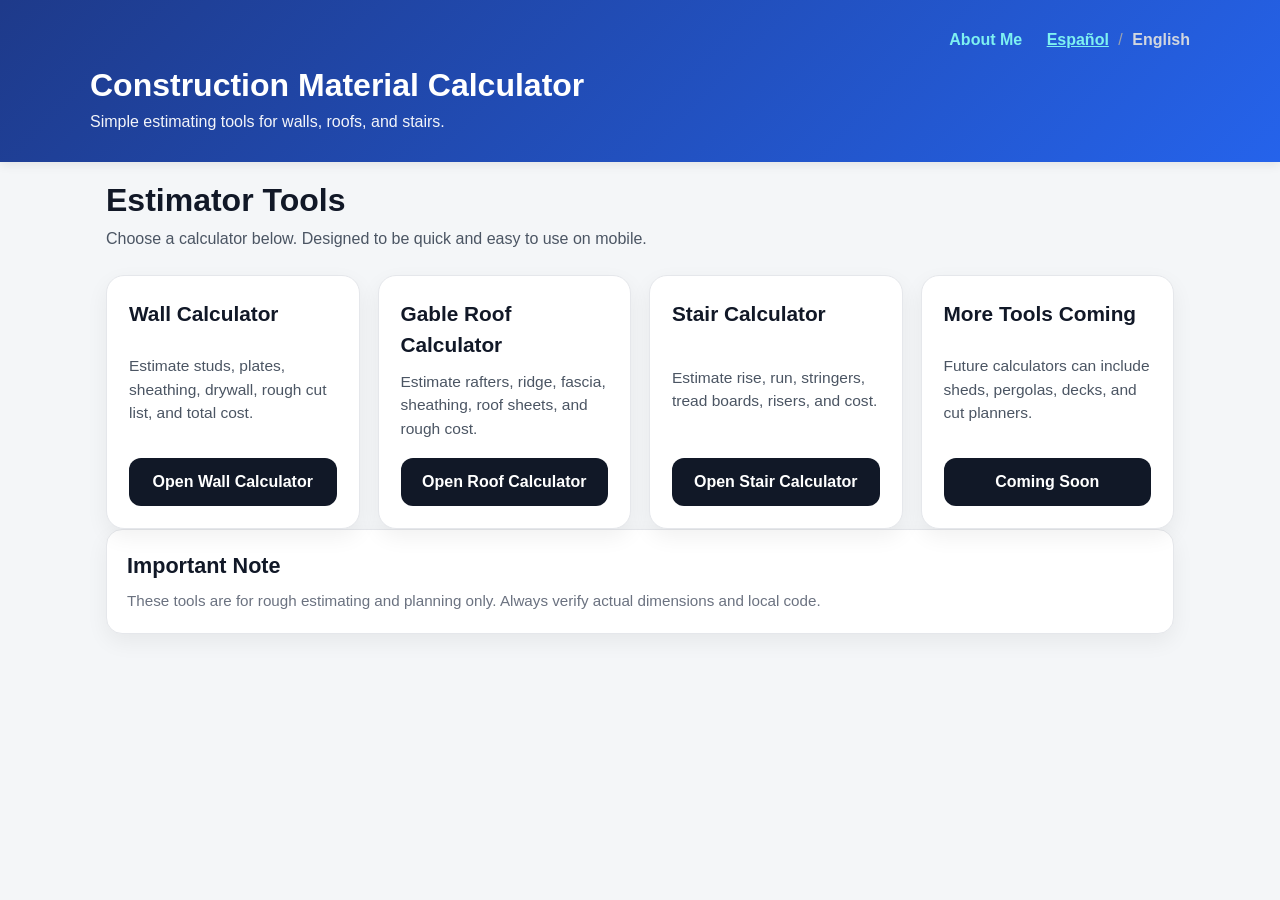
<file: index.html>
<!DOCTYPE html>
<html lang="es">
<head>
  <meta charset="UTF-8" />
  <meta name="viewport" content="width=device-width, initial-scale=1.0" />
  <title id="txt-site-title">Construction Material Calculator</title>
  <link rel="stylesheet" href="style.css" />
  <style>
    /* Estilos para el selector de idioma */
    .lang-switch { text-align: right; margin-bottom: 15px; font-family: Arial, sans-serif; }
    .lang-link { cursor: pointer; color: #7ef1f1; text-decoration: underline; font-weight: bold; }
    .lang-link.active { color: #d2d7df; text-decoration: none; cursor: default; }
    .separator { margin: 0 5px; color: #9ca3af; }
    .no-print { display: block; }
  </style>
</head>
<body>
  <header class="site-header">
    <div class="site-header-inner">
      <div class="lang-switch no-print">
        <a href="about.html" id="btn-about" style="margin-right: 20px; color: #7ef1f1; text-decoration: none; font-weight: bold;">About / Sobre mí</a>
        <span id="btn-es" class="lang-link active" onclick="changeLang('es')">Español</span>
        <span class="separator">/</span>
        <span id="btn-en" class="lang-link" onclick="changeLang('en')">English</span>
      </div>
      <h1 id="header-title">Construction Material Calculator</h1>
      <p id="header-desc">Simple estimating tools for walls, roofs, and stairs.</p>
    </div>
  </header>

  <main class="container">
    <h1 class="page-title" id="txt-main-title">Estimator Tools</h1>
    <p class="page-subtitle" id="txt-main-subtitle">
      Choose a calculator below. Designed to be quick and easy to use on mobile.
    </p>

    <section class="tool-grid">
      <div class="tool-card">
        <h3 id="txt-wall-title">Wall Calculator</h3>
        <p id="txt-wall-desc">
          Estimate studs, plates, sheathing, drywall, rough cut list, and total cost for wood stud walls.
        </p>
        <a class="link-btn" href="wall.html" id="btn-wall">Open Wall Calculator</a>
      </div>

      <div class="tool-card">
        <h3 id="txt-roof-title">Gable Roof Calculator</h3>
        <p id="txt-roof-desc">
          Estimate rafters, ridge, fascia, sheathing, roof sheets, and rough cost for a simple gable roof.
        </p>
        <a class="link-btn" href="roof.html" id="btn-roof">Open Roof Calculator</a>
      </div>

      <div class="tool-card">
        <h3 id="txt-stair-title">Stair Calculator</h3>
        <p id="txt-stair-desc">
          Estimate rise, run, stringers, tread boards, risers, and rough material cost for straight stairs.
        </p>
        <a class="link-btn" href="stairs.html" id="btn-stair">Open Stair Calculator</a>
      </div>

      <div class="tool-card">
        <h3 id="txt-soon-title">More Tools Coming</h3>
        <p id="txt-soon-desc">
          Future calculators can include sheds, pergolas, decks, framing helpers, and cut planners.
        </p>
        <a class="link-btn" href="#" id="btn-soon">Coming Soon</a>
      </div>
    </section>

    <section class="card" style="margin-bottom: 24px;">
      <h2 id="txt-note-title">Important Note</h2>
      <p class="section-sub" style="margin-bottom: 0;" id="txt-note-desc">
        These tools are for rough estimating and planning only. Always verify actual dimensions, spans,
        structural requirements, and local code before building.
      </p>
    </section>

  </main>

  <script>
    const translations = {
      es: {
        siteTitle: "Calculadora de Materiales",
        headerTitle: "Calculadora de Materiales",
        headerDesc: "Herramientas rápidas para paredes, techos y escaleras.",
        mainTitle: "Herramientas de Estimado",
        mainSubtitle: "Escoge una calculadora abajo. Diseñadas para uso rápido en el celular.",
        wallTitle: "Calculadora de Paredes",
        wallDesc: "Estima studs, plates, sheathing, drywall y costos totales.",
        wallBtn: "Abrir Calculadora de Paredes",
        roofTitle: "Calculadora de Techos",
        roofDesc: "Estima rafters, ridge, fascia, planchas de zinc y costos.",
        roofBtn: "Abrir Calculadora de Techos",
        stairTitle: "Calculadora de Escaleras",
        stairDesc: "Estima rise, run, stringers, treads y costos de materiales.",
        stairBtn: "Abrir Calculadora de Escaleras",
        soonTitle: "Más Herramientas Pronto",
        soonDesc: "Próximamente: Gazebos, pergolas, decks y optimizadores de corte.",
        soonBtn: "Próximamente",
        noteTitle: "Nota Importante",
        noteDesc: "Estas herramientas son solo para estimados preliminares. Siempre verifique dimensiones y códigos de construcción antes de construir.",
        aboutBtnLink: "Sobre Mí",
        // Textos sobre mí mantenidos en el objeto para no romper dependencias invisibles
        aboutTitle: "Sobre Mí",
        aboutP1: "Soy aprendiz de carpintería y carpintero independiente radicado en Puerto Rico. Como graduado de la HBI Build Strong Academy, aprovecho la tecnología para mejorar el proceso de diseño y construcción.",
        aboutP2: "Mi experiencia previa como artista 3D me permite aportar precisión digital a la estimación de materiales y planificación de proyectos. Aunque disfruto todos los aspectos de la construcción, encuentro que el desafío técnico del <strong>armado de techos (roof framing)</strong> es la parte más gratificante del oficio.",
        aboutP3: "<strong>Lenin F. Garcia Cadiz</strong><br>Aprendiz de Carpintería | Graduado de HBI Build Strong Academy",
        aboutP4: "Si tiene alguna pregunta o sugerencia, no dude en contactarme a mi correo electrónico: <a href='mailto:carpenterlenin@gmail.com'>carpenterlenin@gmail.com</a>"
      },
      en: {
        siteTitle: "Construction Material Calculator",
        headerTitle: "Construction Material Calculator",
        headerDesc: "Simple estimating tools for walls, roofs, and stairs.",
        mainTitle: "Estimator Tools",
        mainSubtitle: "Choose a calculator below. Designed to be quick and easy to use on mobile.",
        wallTitle: "Wall Calculator",
        wallDesc: "Estimate studs, plates, sheathing, drywall, rough cut list, and total cost.",
        wallBtn: "Open Wall Calculator",
        roofTitle: "Gable Roof Calculator",
        roofDesc: "Estimate rafters, ridge, fascia, sheathing, roof sheets, and rough cost.",
        roofBtn: "Open Roof Calculator",
        stairTitle: "Stair Calculator",
        stairDesc: "Estimate rise, run, stringers, tread boards, risers, and cost.",
        stairBtn: "Open Stair Calculator",
        soonTitle: "More Tools Coming",
        soonDesc: "Future calculators can include sheds, pergolas, decks, and cut planners.",
        soonBtn: "Coming Soon",
        noteTitle: "Important Note",
        noteDesc: "These tools are for rough estimating and planning only. Always verify actual dimensions and local code.",
        aboutBtnLink: "About Me",
        // Textos sobre mí mantenidos en el objeto para no romper dependencias invisibles
        aboutTitle: "About Me",
        aboutP1: "I am a carpentry apprentice and independent carpenter based in Puerto Rico. As a graduate of the HBI Build Strong Academy, I take advantage of technology to improve the design and building process.",
        aboutP2: "My previous experience as a 3D artist allows me to bring digital precision to material estimation and project planning. While I enjoy all aspects of construction, I find the technical challenge of <strong>roof framing</strong> to be the most rewarding part of the trade.",
        aboutP3: "<strong>Lenin F. Garcia Cadiz</strong><br>Carpentry Apprentice | HBI Build Strong Academy Graduate",
        aboutP4: "Feel free to contact me if you have any suggestions or questions at my email: <a href='mailto:carpenterlenin@gmail.com'>carpenterlenin@gmail.com</a>"
      }
    };

    function changeLang(lang) {
      // Guardar preferencia
      localStorage.setItem('prefLang', lang);
      
      // Actualizar botones UI
      document.getElementById('btn-es').classList.toggle('active', lang === 'es');
      document.getElementById('btn-en').classList.toggle('active', lang === 'en');

      const t = translations[lang];

      // Aplicar textos
      document.getElementById('txt-site-title').innerText = t.siteTitle;
      document.getElementById('header-title').innerText = t.headerTitle;
      document.getElementById('header-desc').innerText = t.headerDesc;
      document.getElementById('txt-main-title').innerText = t.mainTitle;
      document.getElementById('txt-main-subtitle').innerText = t.mainSubtitle;
      document.getElementById('txt-wall-title').innerText = t.wallTitle;
      document.getElementById('txt-wall-desc').innerText = t.wallDesc;
      document.getElementById('btn-wall').innerText = t.wallBtn;
      document.getElementById('txt-roof-title').innerText = t.roofTitle;
      document.getElementById('txt-roof-desc').innerText = t.roofDesc;
      document.getElementById('btn-roof').innerText = t.roofBtn;
      document.getElementById('txt-stair-title').innerText = t.stairTitle;
      document.getElementById('txt-stair-desc').innerText = t.stairDesc;
      document.getElementById('btn-stair').innerText = t.stairBtn;
      document.getElementById('txt-soon-title').innerText = t.soonTitle;
      document.getElementById('txt-soon-desc').innerText = t.soonDesc;
      document.getElementById('btn-soon').innerText = t.soonBtn;
      document.getElementById('txt-note-title').innerText = t.noteTitle;
      document.getElementById('txt-note-desc').innerText = t.noteDesc;
      // Update the About button text safely
      document.getElementById('btn-about').innerText = t.aboutBtnLink;
    }

    // Cargar idioma guardado al abrir
    window.onload = () => {
      const savedLang = localStorage.getItem('prefLang') || 'en';
      changeLang(savedLang);
    };
  </script>
</body>
</html>
</file>
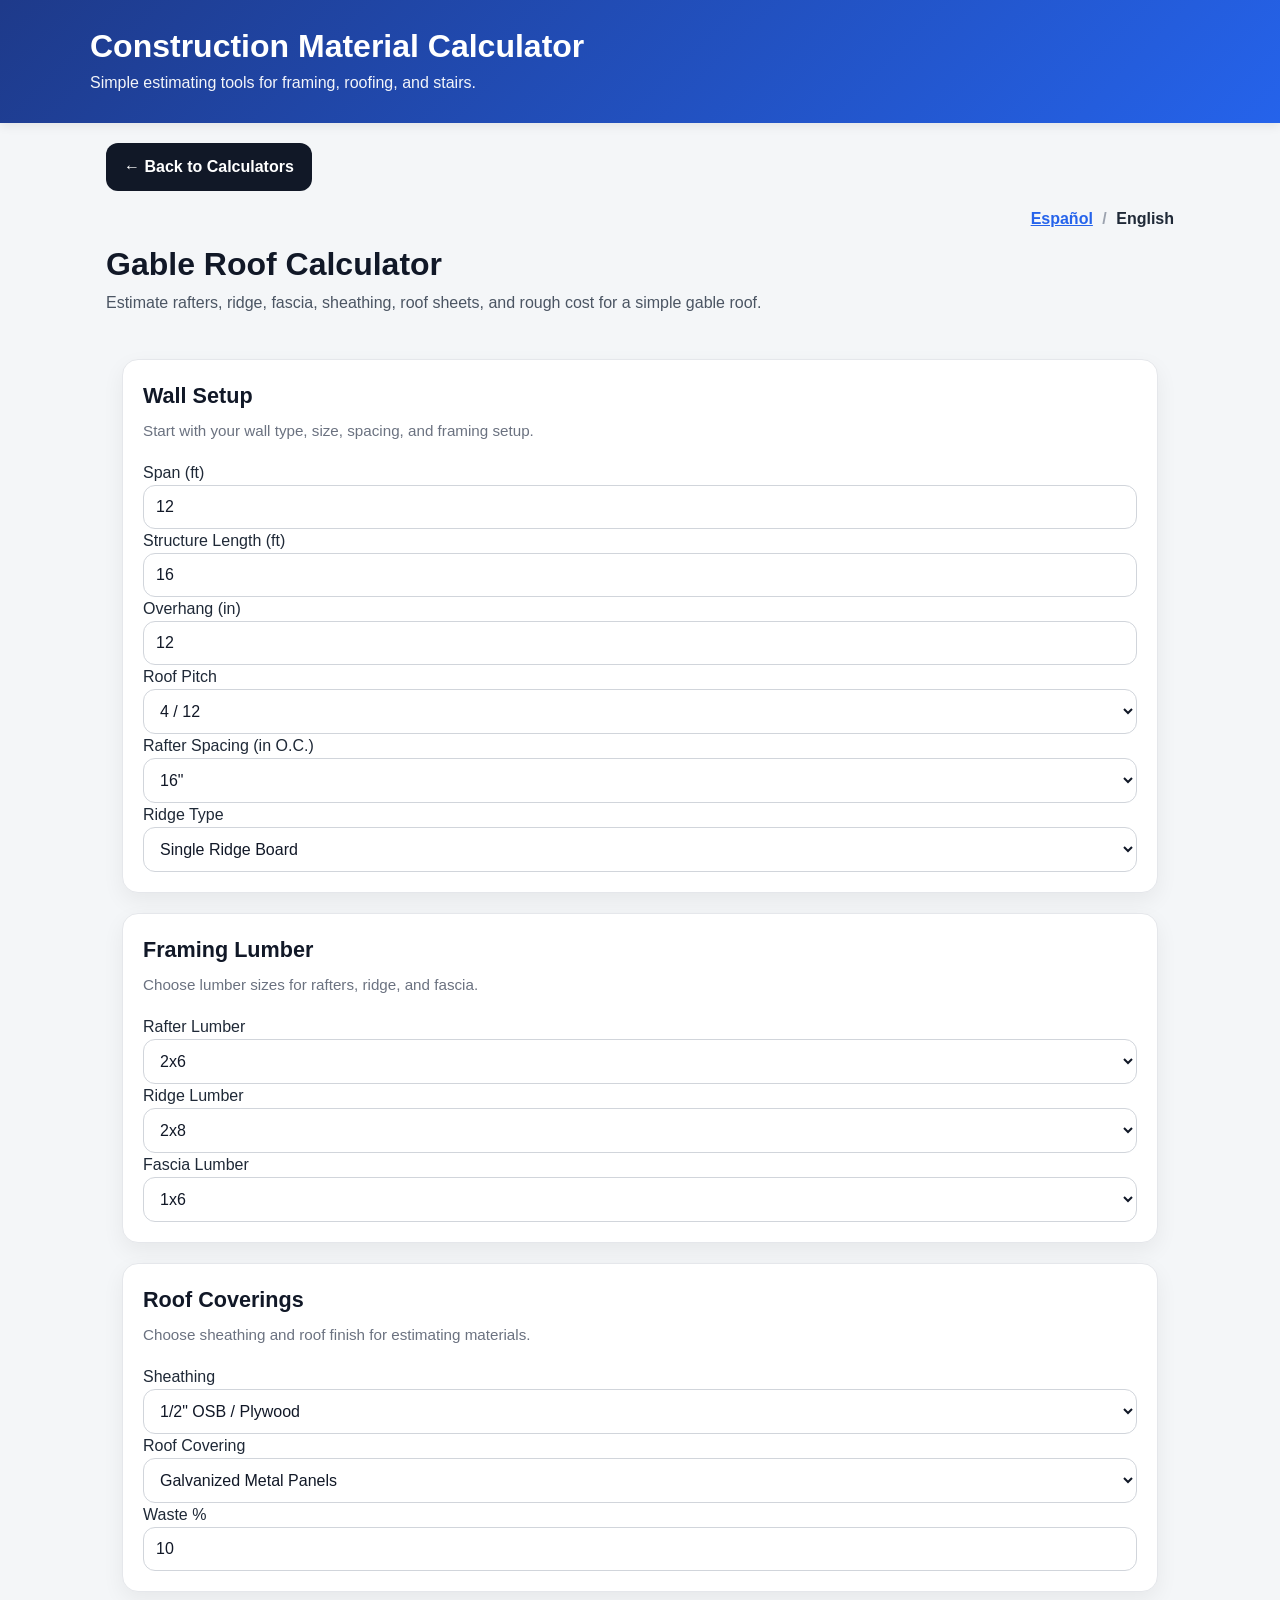
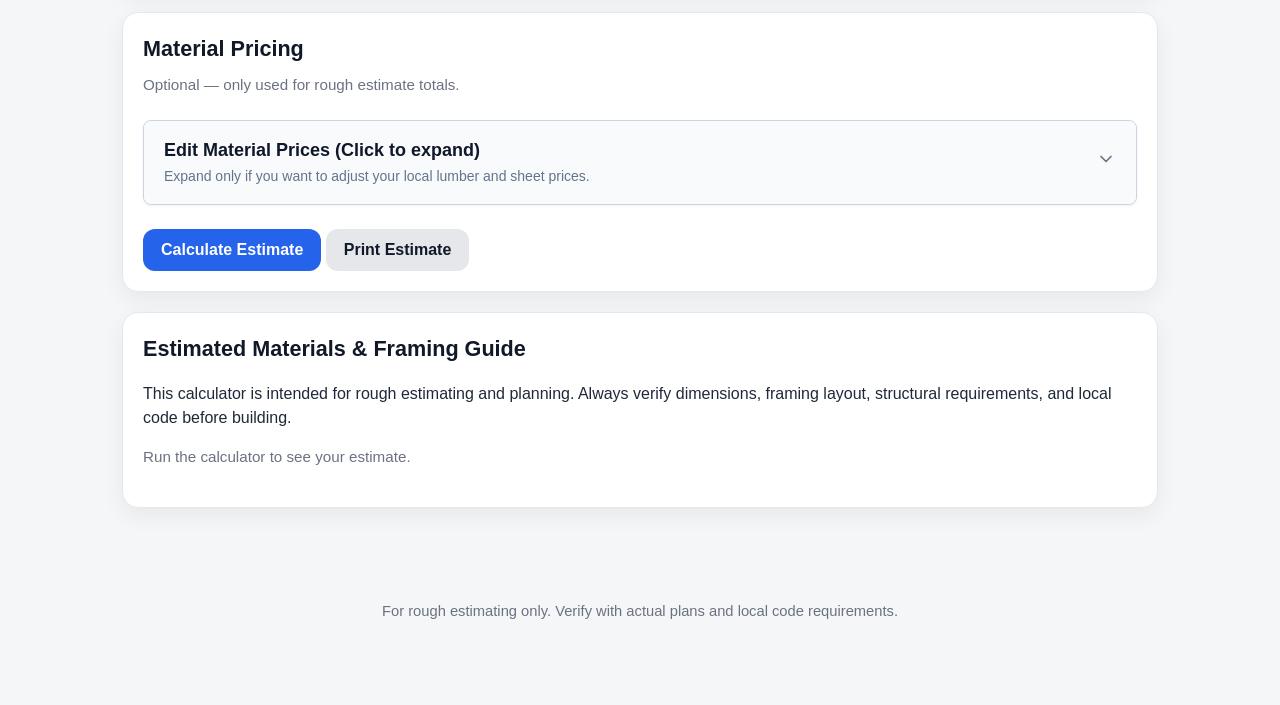
<file: roof.html>
<!DOCTYPE html>
<html lang="en">
<head>
  <meta charset="UTF-8" />
  <meta name="viewport" content="width=device-width, initial-scale=1.0" />
  <title id="txt-page-meta-title">Gable Roof Calculator</title>
  <link rel="stylesheet" href="style.css" />
</head>
<body>

  <header class="site-header no-print">
    <div class="site-header-inner">
      <h1 id="txt-site-header-title">Construction Material Calculator</h1>
      <p id="txt-site-header-desc">Simple estimating tools for framing, roofing, and stairs.</p>
    </div>
  </header>

  <main class="container">
    <div class="no-print" style="margin-bottom: 16px;">
      <a class="link-btn" href="index.html" id="txt-back-home">← Back to Home</a>
    </div>

    <div class="lang-switch no-print">
      <span id="btn-es" class="lang-link active" onclick="changeLang('es')">Español</span>
      <span class="separator">/</span>
      <span id="btn-en" class="lang-link" onclick="changeLang('en')">English</span>
    </div>

    <style>
      .lang-switch { text-align: right; margin-bottom: 15px; font-weight: bold; }
      .lang-link { cursor: pointer; color: #2563eb; text-decoration: underline; }
      .lang-link.active { color: #1f2937; text-decoration: none; cursor: default; }
      .separator { margin: 0 5px; color: #9ca3af; }
    </style>

    <h1 class="page-title" id="txt-roof-page-title">Gable Roof Calculator</h1>
    <p class="page-subtitle" id="txt-roof-page-sub">Estimate rafters, ridge, fascia, sheathing, roof sheets, and rough cost for a simple gable roof.</p>

  <main class="main-content">
    <div class="container">

      <section class="card">
        <h2 id="txt-setup-title">Roof Setup</h2>
        <p class="section-sub" id="txt-setup-sub">
          Enter the basic size and framing layout for your gable roof.
        </p>

        <div class="form-grid">
          <div class="input-group">
            <label for="span" id="lbl-span">Span (ft)</label>
            <input type="number" id="span" value="12" step="0.01" min="1" />
          </div>

          <div class="input-group">
            <label for="structureLength" id="lbl-struct-length">Structure Length (ft)</label>
            <input type="number" id="structureLength" value="16" step="0.01" min="1" />
          </div>

          <div class="input-group">
            <label for="overhang" id="lbl-overhang">Overhang (in)</label>
            <input type="number" id="overhang" value="12" step="0.125" min="0" />
          </div>

          <div class="input-group">
            <label for="pitch" id="lbl-pitch">Roof Pitch</label>
            <select id="pitch">
              <option value="1">1 / 12</option>
              <option value="2">2 / 12</option>
              <option value="3">3 / 12</option>
              <option value="4" selected>4 / 12</option>
              <option value="5">5 / 12</option>
              <option value="6">6 / 12</option>
              <option value="7">7 / 12</option>
              <option value="8">8 / 12</option>
              <option value="9">9 / 12</option>
              <option value="10">10 / 12</option>
              <option value="11">11 / 12</option>
              <option value="12">12 / 12</option>
              <option value="13">13 / 12</option>
              <option value="14">14 / 12</option>
              <option value="15">15 / 12</option>
              <option value="16">16 / 12</option>
              <option value="17">17 / 12</option>
              <option value="18">18 / 12</option>
              <option value="19">19 / 12</option>
              <option value="20">20 / 12</option>
              <option value="21">21 / 12</option>
              <option value="22">22 / 12</option>
              <option value="23">23 / 12</option>
              <option value="24">24 / 12</option>
              <option value="25">25 / 12</option>
              <option value="26">26 / 12</option>
              <option value="27">27 / 12</option>
              <option value="28">28 / 12</option>
              <option value="29">29 / 12</option>
              <option value="30">30 / 12</option>
            </select>
          </div>

          <div class="input-group">
            <label for="rafterSpacing" id="lbl-rafter-spacing">Rafter Spacing (in O.C.)</label>
            <select id="rafterSpacing">
              <option value="12">12"</option>
              <option value="16" selected>16"</option>
              <option value="24">24"</option>
            </select>
          </div>

          <div class="input-group">
            <label for="ridgeType" id="lbl-ridge-type">Ridge Type</label>
            <select id="ridgeType">
              <option value="none" id="opt-rt-none">No Ridge Board (Rafters Meet)</option>
              <option value="single" id="opt-rt-single" selected>Single Ridge Board</option>
              <option value="double" id="opt-rt-double">Double Ridge Board</option>
            </select>
          </div>
        </div>
      </section>

      <section class="card">
        <h2 id="txt-lumber-title">Framing Lumber</h2>
        <p class="section-sub" id="txt-lumber-sub">
          Choose lumber sizes for rafters, ridge, and fascia.
        </p>

        <div class="form-grid">
          <div class="input-group">
            <label for="rafterLumber" id="lbl-rafter-lumber">Rafter Lumber</label>
            <select id="rafterLumber">
              <option value="2x4">2x4</option>
              <option value="2x6" selected>2x6</option>
              <option value="2x8">2x8</option>
              <option value="2x10">2x10</option>
              <option value="2x12">2x12</option>
            </select>
          </div>

          <div class="input-group">
            <label for="ridgeLumber" id="lbl-ridge-lumber">Ridge Lumber</label>
            <select id="ridgeLumber">
              <option value="none" id="opt-rl-none">None</option>
              <option value="2x6">2x6</option>
              <option value="2x8" selected>2x8</option>
              <option value="2x10">2x10</option>
              <option value="2x12">2x12</option>
            </select>
          </div>

          <div class="input-group">
            <label for="fasciaLumber" id="lbl-fascia-lumber">Fascia Lumber</label>
            <select id="fasciaLumber">
              <option value="1x6" selected>1x6</option>
              <option value="1x8">1x8</option>
              <option value="2x6">2x6</option>
              <option value="2x8">2x8</option>
            </select>
          </div>
        </div>
      </section>

      <section class="card">
        <h2 id="txt-cov-title">Roof Coverings</h2>
        <p class="section-sub" id="txt-cov-sub">
          Choose sheathing and roof finish for estimating materials.
        </p>

        <div class="form-grid">
          <div class="input-group">
            <label for="sheathingType" id="lbl-sheathing">Sheathing</label>
            <select id="sheathingType">
              <option value="none" id="opt-sh-none">None</option>
              <option value="osb" id="opt-sh-osb12" selected>1/2" OSB / Plywood</option>
              <option value="osb58" id="opt-sh-osb58">5/8" OSB / Plywood</option>
            </select>
          </div>

          <div class="input-group">
            <label for="roofCovering" id="lbl-roof-cov">Roof Covering</label>
            <select id="roofCovering">
              <option value="none" id="opt-rc-none">None</option>
              <option value="metal" id="opt-rc-metal" selected>Galvanized Metal Panels</option>
              <option value="poly" id="opt-rc-poly">Polycarbonate Sheets</option>
            </select>
          </div>

          <div class="input-group">
            <label for="wastePercent" id="lbl-waste">Waste %</label>
            <input type="number" id="wastePercent" value="10" step="1" min="0" />
          </div>
        </div>
      </section>

      <section class="card">
        <h2 id="txt-price-title">Material Pricing</h2>
        <p class="section-sub" id="txt-price-sub">
          Optional — only used for rough estimate totals.
        </p>

        <!-- <details class="price-panel">
          <summary id="txt-edit-prices">Edit Material Prices</summary>
          <p class="price-note" id="txt-price-note">
            Expand only if you want to adjust your local lumber and sheet prices.
          </p>

          <div id="dynamicPricingContainer">
            <p>Loading prices...</p>
          </div>
        </details> -->

        <details class="pro-accordion">
          <summary class="pro-summary">
            <div class="summary-text">
              <strong id="txt-edit-prices">Edit Material Prices</strong>
              <span id="txt-price-note"> Click here to adjust local lumber and sheet prices</span>
            </div>
            <div class="summary-icon">
              <svg width="20" height="20" viewBox="0 0 24 24" fill="none" stroke="currentColor" stroke-width="2" stroke-linecap="round" stroke-linejoin="round">
                <polyline points="6 9 12 15 18 9"></polyline>
              </svg>
            </div>
          </summary>
          
          <div id="dynamicPricingContainer" class="pro-content">
            <p>Loading prices...</p>
          </div>
        </details>

        <div class="button-row no-print">
          <button id="calculateBtn" class="primary-btn" type="button">Calculate Estimate</button>
          <button id="printBtn" class="secondary-btn" type="button">Print Estimate</button>
        </div>
      </section>

      <section class="card">
        <h2 id="txt-res-guide-title">Estimated Roof Materials & Framing Guide</h2>
        <p class="results-note" id="txt-res-guide-note">
          This calculator is intended for rough estimating and planning. Always verify dimensions, framing layout, structural requirements, and local code before building.
        </p>

        <div id="resultsContent">
          <p class="section-sub" id="txt-res-initial">Run the calculator to see your estimate.</p>
        </div>
      </section>

    </div>
  </main>

  <section class="print-sheet">
    <h1 id="txt-print-main-title">Gable Roof Calculator Estimate</h1>
    <p id="printDate">Estimate Date:</p>

    <div class="print-two-col">
      <div class="print-section">
        <h2 id="txt-print-roof-info">Roof Info</h2>
        <div id="printRoofInfo"></div>
      </div>

      <div class="print-section">
        <h2 id="txt-print-framing">Framing Results</h2>
        <div id="printFraming"></div>
      </div>
    </div>

    <div class="print-two-col">
      <div class="print-section">
        <h2 id="txt-print-materials">Estimated Materials</h2>
        <div id="printMaterials"></div>
      </div>

      <div class="print-section">
        <h2 id="txt-print-costs">Costs</h2>
        <div id="printCosts"></div>
      </div>
    </div>
  </section>

  <script src="translations.js"></script>
  <script src="pricing.js"></script>
  <script src="roof.js"></script>
  
  <script>
    function changeLang(lang) {
      localStorage.setItem('prefLang', lang);
      document.getElementById('btn-es').classList.toggle('active', lang === 'es');
      document.getElementById('btn-en').classList.toggle('active', lang === 'en');
      
      const t = (typeof translations !== 'undefined' && translations[lang]) ? translations[lang] : null;
      if (!t) return;

      const setTxt = (id, text) => { if(document.getElementById(id)) document.getElementById(id).innerText = text; };

      setTxt('txt-page-meta-title', t.roofPageTitle || "Gable Roof Calculator");
      setTxt('txt-site-header-title', t.siteHeaderTitle || "Construction Material Calculator");
      setTxt('txt-site-header-desc', t.siteHeaderDesc || "Simple estimating tools for framing, roofing, and stairs.");
      setTxt('txt-back-home', t.backHome || "← Back to Home");

      setTxt('txt-roof-page-title', t.roofPageTitle || "Gable Roof Calculator");
      setTxt('txt-roof-page-sub', t.roofPageSub || "Estimate rafters, ridge, fascia, sheathing, roof sheets, and rough cost for a simple gable roof.");

      setTxt('txt-setup-title', t.setupTitle || "Roof Setup");
      setTxt('txt-setup-sub', t.setupSub || "Enter the basic size and framing layout for your gable roof.");
      
      setTxt('lbl-span', t.lblSpan || "Span (ft)");
      setTxt('lbl-struct-length', t.lblStructLength || "Structure Length (ft)");
      setTxt('lbl-overhang', t.lblOverhang || "Overhang (in)");
      setTxt('lbl-pitch', t.lblPitch || "Roof Pitch");
      setTxt('lbl-rafter-spacing', t.lblRafterSpacing || "Rafter Spacing (in O.C.)");
      
      setTxt('lbl-ridge-type', t.lblRidgeType || "Ridge Type");
      setTxt('opt-rt-none', t.optRidgeNone || "No Ridge Board (Rafters Meet)");
      setTxt('opt-rt-single', t.optRidgeSingle || "Single Ridge Board");
      setTxt('opt-rt-double', t.optRidgeDouble || "Double Ridge Board");

      setTxt('txt-lumber-title', t.framingLumberTitle || "Framing Lumber");
      setTxt('txt-lumber-sub', t.framingLumberSub || "Choose lumber sizes for rafters, ridge, and fascia.");
      setTxt('lbl-rafter-lumber', t.lblRafterLumber || "Rafter Lumber");
      setTxt('lbl-ridge-lumber', t.lblRidgeLumber || "Ridge Lumber");
      setTxt('opt-rl-none', t.valRidgeNone || "None");
      setTxt('lbl-fascia-lumber', t.lblFasciaLumber || "Fascia Lumber");

      setTxt('txt-cov-title', t.roofCovTitle || "Roof Coverings");
      setTxt('txt-cov-sub', t.roofCovSub || "Choose sheathing and roof finish for estimating materials.");
      setTxt('lbl-sheathing', t.lblSheathing || "Sheathing");
      setTxt('opt-sh-none', t.optSheathNone || "None");
      setTxt('opt-sh-osb12', t.optSheathOsb12 || "1/2\" OSB / Plywood");
      setTxt('opt-sh-osb58', t.optSheathOsb58 || "5/8\" OSB / Plywood");
      
      setTxt('lbl-roof-cov', t.lblRoofCov || "Roof Covering");
      setTxt('opt-rc-none', t.optCovNone || "None");
      setTxt('opt-rc-metal', t.optCovMetal || "Galvanized Metal Panels");
      setTxt('opt-rc-poly', t.optCovPoly || "Polycarbonate Sheets");

      setTxt('lbl-waste', t.lblWaste || "Waste %");

      setTxt('txt-price-title', t.pricingTitle || "Material Pricing");
      setTxt('txt-price-sub', t.pricingSub || "Optional — only used for rough estimate totals.");
      setTxt('txt-edit-prices', t.editPricesTitle || "Edit Material Prices");
      setTxt('txt-price-note', t.editPricesNote || "Expand only if you want to adjust your local lumber and sheet prices.");

      setTxt('calculateBtn', t.btnCalculate || "Calculate Estimate");
      setTxt('printBtn', t.btnPrint || "Print Estimate");

      setTxt('txt-res-guide-title', t.resultsGuideTitle || "Estimated Roof Materials & Framing Guide");
      setTxt('txt-res-guide-note', t.resultsGuideNote || "This calculator is intended for rough estimating and planning. Always verify dimensions, framing layout, structural requirements, and local code before building.");
      setTxt('txt-res-initial', t.resultsInitial || "Run the calculator to see your estimate.");

      setTxt('txt-footer-note', t.wallFooterNote || "For rough estimating only. Verify with actual plans and local code requirements.");

      setTxt('txt-print-main-title', t.printRoofEst || "Gable Roof Calculator Estimate");
      setTxt('txt-print-roof-info', t.printRoofInfo || "Roof Info");
      setTxt('txt-print-framing', t.printFramingRes || "Framing Results");
      setTxt('txt-print-materials', t.resEstMaterials || "Estimated Materials");
      setTxt('txt-print-costs', t.resEstCost || "Costs");

      // Si el usuario ya calculó, regeneramos los resultados para traducirlos dinámicamente
      if (document.querySelector('.results-grid') && typeof calculateRoof === 'function') {
         calculateRoof();
      }
    }

    window.addEventListener('DOMContentLoaded', () => {
      const savedLang = localStorage.getItem('prefLang') || 'en';
      changeLang(savedLang);
    });
  </script>

  <footer class="site-footer no-print">
    <p id="txt-footer-note">For rough estimating only. Verify with actual plans and local code requirements.</p>
  </footer>
</body>
</html>
</file>
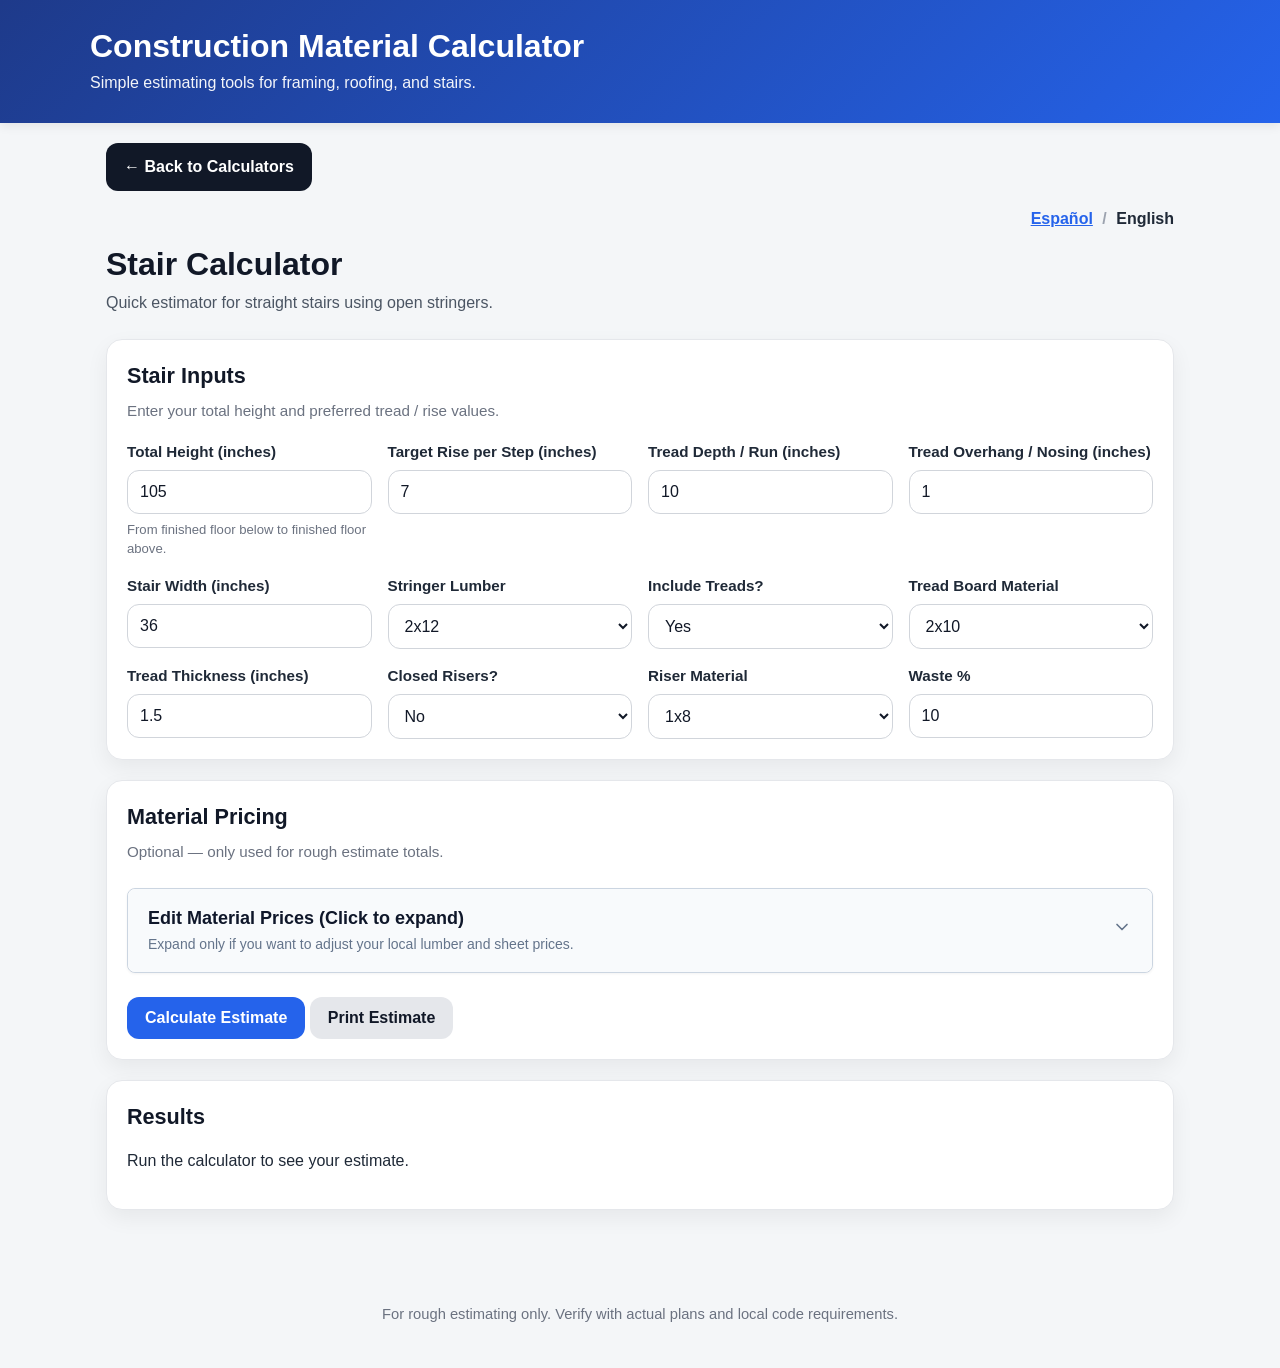
<file: stairs.html>
<!DOCTYPE html>
<html lang="en">
<head>
  <meta charset="UTF-8" />
  <meta name="viewport" content="width=device-width, initial-scale=1.0" />
  <title id="txt-page-meta-title">Stair Calculator</title>
  <link rel="stylesheet" href="style.css" />
</head>
<body>
  <header class="site-header no-print">
    <div class="site-header-inner">
      <h1 id="txt-site-header-title">Construction Material Calculator</h1>
      <p id="txt-site-header-desc">Simple estimating tools for framing, roofing, and stairs.</p>
    </div>
  </header>

  <main class="container">
    <div class="no-print" style="margin-bottom: 16px;">
      <a class="link-btn" href="index.html" id="txt-back-home">← Back to Home</a>
    </div>

    <div class="lang-switch no-print">
      <span id="btn-es" class="lang-link active" onclick="changeLang('es')">Español</span>
      <span class="separator">/</span>
      <span id="btn-en" class="lang-link" onclick="changeLang('en')">English</span>
    </div>

    <style>
      .lang-switch { text-align: right; margin-bottom: 15px; font-weight: bold; }
      .lang-link { cursor: pointer; color: #2563eb; text-decoration: underline; }
      .lang-link.active { color: #1f2937; text-decoration: none; cursor: default; }
      .separator { margin: 0 5px; color: #9ca3af; }
    </style>   

    <h1 class="page-title" id="txt-stair-page-title">Stair Calculator</h1>
    <p class="page-subtitle" id="txt-stair-page-sub">
      Quick estimator for straight stairs using open stringers.
    </p>

    <section class="card">
      <h2 id="txt-stair-inputs-title">Stair Inputs</h2>
      <p class="section-sub" id="txt-stair-inputs-sub">
        Enter your total height and preferred tread / rise values.
      </p>

      <div class="form-grid-3">
        <div class="field">
          <label for="totalHeight" id="lbl-total-height">Total Height (inches)</label>
          <input type="number" id="totalHeight" value="105" min="1" step="0.01" />
          <small id="txt-total-height-note">From finished floor below to finished floor above.</small>
        </div>

        <div class="field">
          <label for="targetRise" id="lbl-target-rise">Target Rise per Step (inches)</label>
          <input type="number" id="targetRise" value="7" min="1" step="0.01" />
        </div>

        <div class="field">
          <label for="treadDepth" id="lbl-tread-depth">Tread Depth / Run (inches)</label>
          <input type="number" id="treadDepth" value="10" min="1" step="0.01" />
        </div>

        <div class="field">
          <label for="nosing" id="lbl-nosing">Tread Overhang / Nosing (inches)</label>
          <input type="number" id="nosing" value="1" min="0" step="0.01" />
        </div>

        <div class="field">
          <label for="stairWidth" id="lbl-stair-width">Stair Width (inches)</label>
          <input type="number" id="stairWidth" value="36" min="1" step="0.01" />
        </div>

        <div class="field">
          <label for="stringerLumber" id="lbl-stringer-lumber">Stringer Lumber</label>
          <select id="stringerLumber">
            <option value="2x10">2x10</option>
            <option value="2x12" selected>2x12</option>
          </select>
        </div>

        <div class="field">
          <label for="includeTreads" id="lbl-include-treads">Include Treads?</label>
          <select id="includeTreads">
            <option value="yes" id="opt-tread-yes" selected>Yes</option>
            <option value="no" id="opt-tread-no">No</option>
          </select>
        </div>

        <div class="field">
          <label for="treadBoardType" id="lbl-tread-board-type">Tread Board Material</label>
          <select id="treadBoardType">
            <option value="2x10" selected>2x10</option>
            <option value="2x12">2x12</option>
          </select>
        </div>

        <div class="field">
          <label for="treadThickness" id="lbl-tread-thickness">Tread Thickness (inches)</label>
          <input type="number" id="treadThickness" value="1.5" min="0" step="0.01" />
        </div>

        <div class="field">
          <label for="closedRisers" id="lbl-closed-risers">Closed Risers?</label>
          <select id="closedRisers">
            <option value="no" id="opt-riser-no" selected>No</option>
            <option value="yes" id="opt-riser-yes">Yes</option>
          </select>
        </div>

        <div class="field">
          <label for="riserMaterial" id="lbl-riser-material">Riser Material</label>
          <select id="riserMaterial">
            <option value="1x8" selected>1x8</option>
            <option value="1x10">1x10</option>
          </select>
        </div>

        <div class="field">
          <label for="wastePercent" id="lbl-waste-percent">Waste %</label>
          <input type="number" id="wastePercent" value="10" min="0" step="0.01" />
        </div>

        <!-- <div class="field">
          <label for="taxRate" id="lbl-tax-rate">Tax %</label>
          <input type="number" id="taxRate" value="11.5" min="0" step="0.01" />
        </div> -->
      </div>
    </section>

    <section class="card">
      <h2 id="txt-price-title">Material Pricing</h2>
      <p class="section-sub" id="txt-price-sub">
        Optional — only used for rough estimate totals.
      </p>

      <!-- <details class="price-panel">
        <summary id="txt-edit-prices">Edit Material Prices</summary>
        <p class="price-note" id="txt-price-note">
          Expand only if you want to adjust your local lumber and sheet prices.
        </p>

        <div id="dynamicPricingContainer">
          <p>Loading prices...</p>
        </div>
      </details> -->

      <details class="pro-accordion">
        <summary class="pro-summary">
          <div class="summary-text">
            <strong id="txt-edit-prices">Edit Material Prices</strong>
            <span id="txt-price-note"> Click here to adjust local lumber and sheet prices</span>
          </div>
          <div class="summary-icon">
            <svg width="20" height="20" viewBox="0 0 24 24" fill="none" stroke="currentColor" stroke-width="2" stroke-linecap="round" stroke-linejoin="round">
              <polyline points="6 9 12 15 18 9"></polyline>
            </svg>
          </div>
        </summary>
        
        <div id="dynamicPricingContainer" class="pro-content">
          <p>Loading prices...</p>
        </div>
      </details>

      <div class="button-row no-print">
        <button id="calculateBtn" class="primary-btn" type="button">Calculate Estimate</button>
        <button id="printBtn" class="secondary-btn" type="button">Print Estimate</button>
      </div>
    </section>

    <section id="resultsSection" class="card">
      <h2 id="txt-results-header">Results</h2>
      <div id="resultsContent">
        <p id="txt-results-initial">Enter your stair information and tap <strong>Calculate Estimate</strong>.</p>
      </div>
    </section>

    <section class="print-sheet" id="printSheet">
      <h1 id="txt-print-main-title">Stair Material Estimate</h1>
      <p id="printDate"></p>

      <div class="print-two-col">
        <div class="print-section">
          <h2 id="txt-print-stair-info">Summary</h2>
          <div id="printStairInfo"></div>
        </div>

        <div class="print-section">
          <h2 id="txt-print-mat">Estimated Materials</h2>
          <div id="printMaterials"></div>
        </div>
      </div>

      <div class="print-two-col">
        <div class="print-section">
          <h2 id="txt-print-cost">Estimated Cost</h2>
          <div id="printCosts"></div>
        </div>

        <div class="print-section">
          <h2 id="txt-print-cut-guide">Cut Guides</h2>
          <div id="printCutGuides"></div>
        </div>
      </div>

      <div class="print-section compact-cut-guide">
        <h2 id="txt-print-geom">Geometry Summary</h2>
        <div id="printGeometry"></div>
      </div>
    </section>
  </main>

  <footer class="site-footer no-print">
    <p id="txt-footer-note">For rough estimating only. Verify with actual plans and local code requirements.</p>
  </footer>

  <script src="translations.js"></script>
  <script src="pricing.js"></script>
  <script src="stairs.js"></script>

  <script>
    function changeLang(lang) {
      localStorage.setItem('prefLang', lang);
      document.getElementById('btn-es').classList.toggle('active', lang === 'es');
      document.getElementById('btn-en').classList.toggle('active', lang === 'en');
      
      const t = (typeof translations !== 'undefined' && translations[lang]) ? translations[lang] : null;
      if (!t) return;

      const setTxt = (id, text) => { if(document.getElementById(id)) document.getElementById(id).innerText = text; };

      setTxt('txt-page-meta-title', t.stairTitle || "Stair Calculator");
      setTxt('txt-site-header-title', t.siteHeaderTitle || "Construction Material Calculator");
      setTxt('txt-site-header-desc', t.siteHeaderDesc || "Simple estimating tools for framing, roofing, and stairs.");
      setTxt('txt-back-home', t.backHome || "← Back to Home");

      setTxt('txt-stair-page-title', t.stairTitle || "Stair Calculator");
      setTxt('txt-stair-page-sub', t.stairPageSub || "Quick estimator for straight stairs using open stringers.");
      
      setTxt('txt-stair-inputs-title', t.stairInputsTitle || "Stair Inputs");
      setTxt('txt-stair-inputs-sub', t.stairInputsSub || "Enter your total height and preferred tread / rise values.");
      
      setTxt('lbl-total-height', t.lblTotalHeight || "Total Height (inches)");
      setTxt('txt-total-height-note', t.txtTotalHeightNote || "From finished floor below to finished floor above.");
      setTxt('lbl-target-rise', t.lblTargetRise || "Target Rise per Step (inches)");
      setTxt('lbl-tread-depth', t.lblTreadDepth || "Tread Depth / Run (inches)");
      setTxt('lbl-nosing', t.lblNosing || "Tread Overhang / Nosing (inches)");
      setTxt('lbl-stair-width', t.lblStairWidth || "Stair Width (inches)");
      setTxt('lbl-stringer-lumber', t.lblStringerLumber || "Stringer Lumber");
      setTxt('lbl-include-treads', t.lblIncludeTreads || "Include Treads?");
      setTxt('opt-tread-yes', t.optYes || "Yes");
      setTxt('opt-tread-no', t.optNo || "No");
      setTxt('lbl-tread-board-type', t.lblTreadBoardType || "Tread Board Material");
      setTxt('lbl-tread-thickness', t.lblTreadThickness || "Tread Thickness (inches)");
      setTxt('lbl-closed-risers', t.lblClosedRisers || "Closed Risers?");
      setTxt('opt-riser-yes', t.optYes || "Yes");
      setTxt('opt-riser-no', t.optNo || "No");
      setTxt('lbl-riser-material', t.lblRiserMaterial || "Riser Material");
      setTxt('lbl-waste-percent', t.lblWaste || "Waste %");
      // setTxt('lbl-tax-rate', t.lblTaxRate || "Tax %");

      setTxt('txt-price-title', t.pricingTitle || "Material Pricing");
      setTxt('txt-price-sub', t.pricingSub || "Optional — only used for rough estimate totals.");
      setTxt('txt-edit-prices', t.editPricesTitle || "Edit Material Prices");
      setTxt('txt-price-note', t.editPricesNote || "Expand only if you want to adjust your local lumber and sheet prices.");

      setTxt('calculateBtn', t.btnCalculate || "Calculate Estimate");
      setTxt('printBtn', t.btnPrint || "Print Estimate");

      setTxt('txt-results-header', t.stairResults || "Results");
      setTxt('txt-results-initial', t.resultsInitial || "Enter your stair information and tap <strong>Calculate Estimate</strong>.");

      setTxt('txt-footer-note', t.wallFooterNote || "For rough estimating only. Verify with actual plans and local code requirements.");

      setTxt('txt-print-main-title', t.printStairEst || "Stair Material Estimate");
      setTxt('txt-print-stair-info', t.summary || "Summary");
      setTxt('txt-print-geom', t.printGeomSum || "Geometry Summary");
      setTxt('txt-print-mat', t.materials || "Estimated Materials");
      setTxt('txt-print-cost', t.cost || "Estimated Cost");
      setTxt('txt-print-cut-guide', t.resCutGuide || "Cut Guides");

      // Trigger recalculation immediately if user already hit calculate
      const resultsDiv = document.getElementById('resultsContent');
      if (resultsDiv && resultsDiv.innerHTML.includes('results-grid') && typeof calculateStairs === 'function') {
         calculateStairs();
      }
    }

    window.addEventListener('DOMContentLoaded', () => {
      const savedLang = localStorage.getItem('prefLang') || 'en';
      changeLang(savedLang);
    });
  </script>
</body>
</html>
</file>
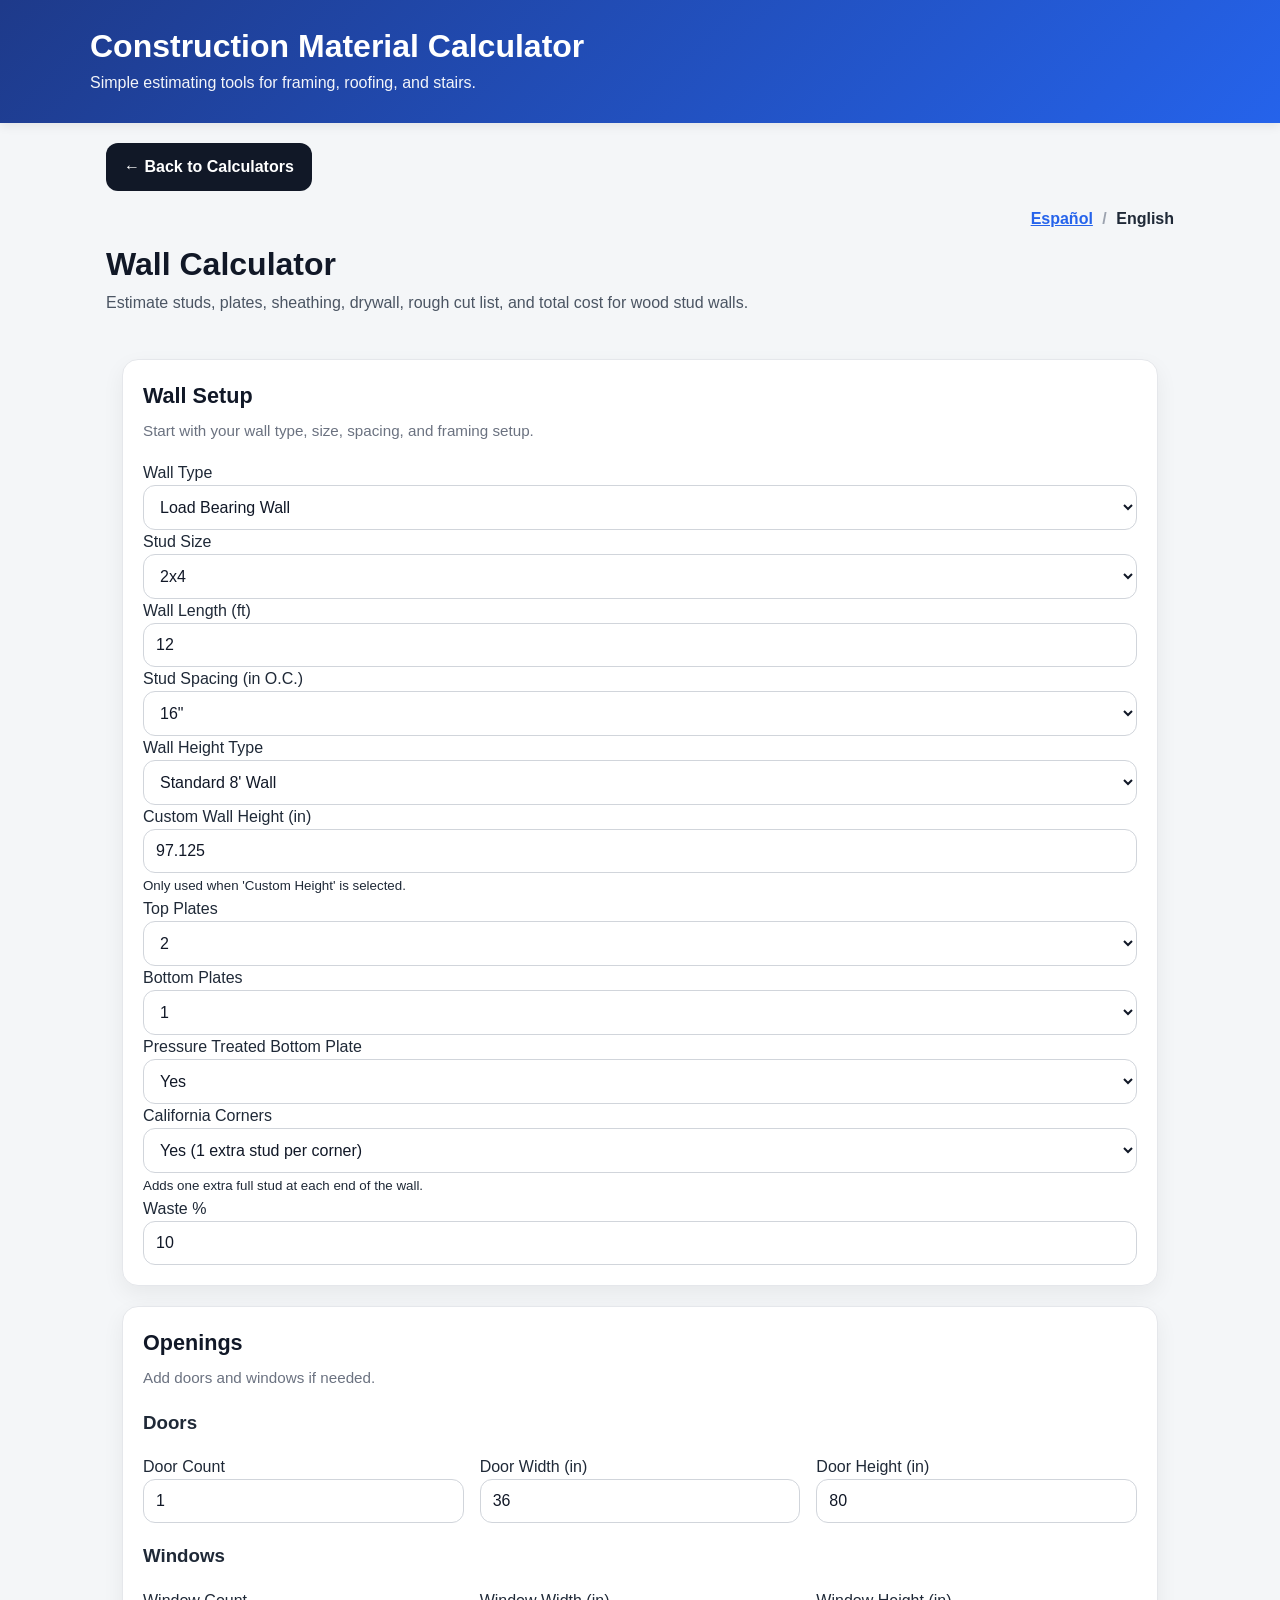
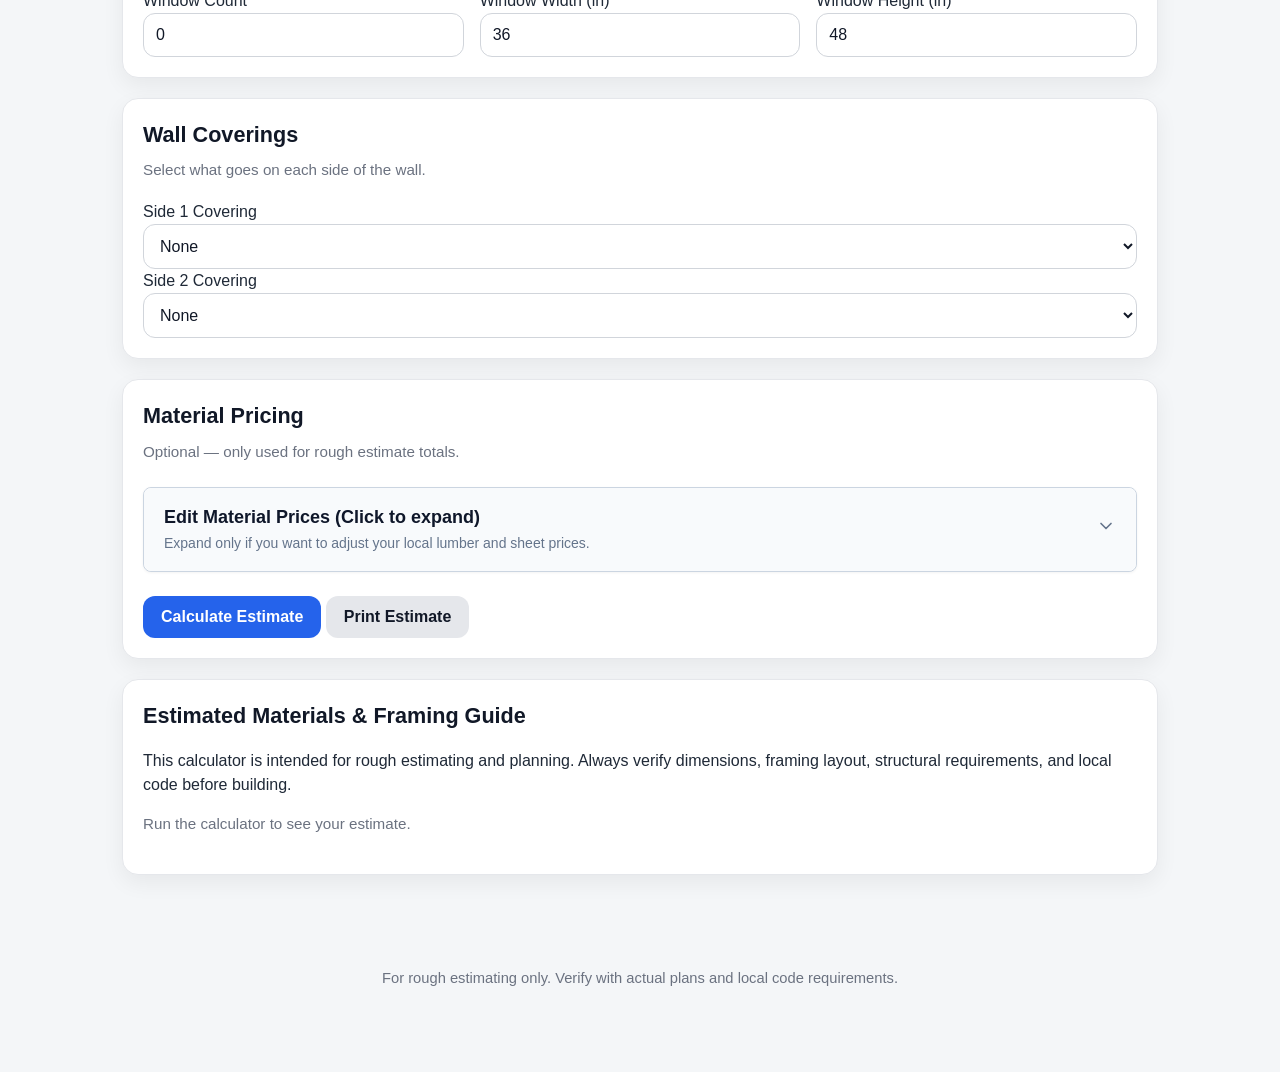
<file: wall.html>
<!DOCTYPE html>
<html lang="en">
<head>
  <meta charset="UTF-8" />
  <meta name="viewport" content="width=device-width, initial-scale=1.0" />
  <title id="txt-page-meta-title">Wall Material & Framing Estimate</title>
  <link rel="stylesheet" href="style.css" />
  <style>
    .lang-switch { text-align: right; margin-bottom: 15px; font-weight: bold; }
    .lang-link { cursor: pointer; color: #2563eb; text-decoration: underline; }
    .lang-link.active { color: #1f2937; text-decoration: none; cursor: default; }
    .separator { margin: 0 5px; color: #9ca3af; }
  </style>
</head>
<body>

  <header class="site-header no-print">
    <div class="site-header-inner">
      <h1 id="txt-site-header-title">Construction Material Calculator</h1>
      <p id="txt-site-header-desc">Simple estimating tools for framing, roofing, and stairs.</p>
    </div>
  </header>

  <main class="container">
    <div class="no-print" style="margin-bottom: 16px;">
      <a class="link-btn" href="index.html" id="txt-back-home">← Back to Home</a>
    </div>

    <div class="lang-switch no-print">
      <span id="btn-es" class="lang-link active" onclick="changeLang('es')">Español</span>
      <span class="separator">/</span>
      <span id="btn-en" class="lang-link" onclick="changeLang('en')">English</span>
    </div>

    <h1 class="page-title" id="txt-wall-page-title">Wall Calculator</h1>
    <p class="page-subtitle" id="txt-wall-page-sub">Estimate studs, plates, sheathing, drywall, rough cut list, and total cost for wood stud walls.</p>

  <main class="main-content">
    <div class="container">

      <section class="card">
        <h2 id="txt-setup-title">Wall Setup</h2>
        <p class="section-sub" id="txt-setup-sub">
          Start with your wall type, size, spacing, and framing setup.
        </p>

        <div class="form-grid">
          <div class="input-group">
            <label for="wallType" id="txt-lbl-wall-type">Wall Type</label>
            <select id="wallType">
              <option value="load" id="opt-load">Load Bearing Wall</option>
              <option value="nonload" id="opt-nonload">Non-Load Bearing Wall</option>
            </select>
          </div>

          <div class="input-group">
            <label for="studSize" id="txt-lbl-stud-size">Stud Size</label>
            <select id="studSize">
              <option value="2x4">2x4</option>
              <option value="2x6">2x6</option>
            </select>
          </div>

          <div class="input-group">
            <label for="wallLength" id="txt-lbl-wall-length">Wall Length (ft)</label>
            <input type="number" id="wallLength" value="12" step="0.01" min="1" />
          </div>

          <div class="input-group">
            <label for="studSpacing" id="txt-lbl-stud-spacing">Stud Spacing (in O.C.)</label>
            <select id="studSpacing">
              <option value="12">12"</option>
              <option value="16" selected>16"</option>
              <option value="24">24"</option>
            </select>
          </div>

          <div class="input-group">
            <label for="heightMode" id="txt-lbl-height-mode">Wall Height Type</label>
            <select id="heightMode">
              <option value="standard8" id="opt-std8">Standard 8' Wall</option>
              <option value="standard9" id="opt-std9">Standard 9' Wall</option>
              <option value="custom" id="opt-custom">Custom Height</option>
            </select>
          </div>

          <div class="input-group">
            <label for="wallHeight" id="txt-lbl-wall-height">Custom Rough Wall Height (in)</label>
            <input type="number" id="wallHeight" value="97.125" step="0.125" min="1" disabled />
            <small class="field-note" id="txt-note-custom">
              Only used when "Custom Height" is selected.
            </small>
          </div>

          <div class="input-group">
            <label for="topPlates" id="txt-lbl-top-plates">Top Plates</label>
            <select id="topPlates">
              <option value="1">1</option>
              <option value="2" selected>2</option>
            </select>
          </div>

          <div class="input-group">
            <label for="bottomPlates" id="txt-lbl-bot-plates">Bottom Plates</label>
            <select id="bottomPlates">
              <option value="1" selected>1</option>
              <option value="2">2</option>
            </select>
          </div>

          <div class="input-group">
            <label for="ptBottomPlate" id="txt-lbl-pt-plate">Pressure Treated Bottom Plate</label>
            <select id="ptBottomPlate">
              <option value="yes" id="opt-pt-yes">Yes</option>
              <option value="no" id="opt-pt-no">No</option>
            </select>
          </div>

          <div class="input-group">
            <label for="californiaCorners" id="txt-lbl-corners">California Corners</label>
            <select id="californiaCorners">
              <option value="0" id="opt-corn-no">No Extra Corner Studs</option>
              <option value="2" id="opt-corn-yes" selected>Yes (1 extra stud per corner)</option>
            </select>
            <small class="field-note" id="txt-note-corners">
              Adds one extra full stud at each end of the wall.
            </small>
          </div>

          <div class="input-group">
            <label for="wastePercent" id="txt-lbl-waste">Waste %</label>
            <input type="number" id="wastePercent" value="10" step="1" min="0" />
          </div>
          
        </div>
      </section>

      <section class="card">
        <h2 id="txt-openings-title">Openings</h2>
        <p class="section-sub" id="txt-openings-sub">
          Add doors and windows if needed.
        </p>

        <div class="mini-section">
          <h3 id="txt-doors-title">Doors</h3>
          <div class="form-grid-3">
            <div class="input-group">
              <label for="doorCount" id="txt-lbl-door-count">Door Count</label>
              <input type="number" id="doorCount" value="1" step="1" min="0" />
            </div>

            <div class="input-group">
              <label for="doorWidth" id="txt-lbl-door-width">Door Width (in)</label>
              <input type="number" id="doorWidth" value="36" step="0.125" min="0" />
            </div>

            <div class="input-group">
              <label for="doorHeight" id="txt-lbl-door-height">Door Height (in)</label>
              <input type="number" id="doorHeight" value="80" step="0.125" min="0" />
            </div>
          </div>
        </div>

        <div class="mini-section">
          <h3 id="txt-windows-title">Windows</h3>
          <div class="form-grid-3">
            <div class="input-group">
              <label for="windowCount" id="txt-lbl-win-count">Window Count</label>
              <input type="number" id="windowCount" value="0" step="1" min="0" />
            </div>

            <div class="input-group">
              <label for="windowWidth" id="txt-lbl-win-width">Window Width (in)</label>
              <input type="number" id="windowWidth" value="36" step="0.125" min="0" />
            </div>

            <div class="input-group">
              <label for="windowHeight" id="txt-lbl-win-height">Window Height (in)</label>
              <input type="number" id="windowHeight" value="48" step="0.125" min="0" />
            </div>
          </div>
        </div>
      </section>

      <section class="card">
        <h2 id="txt-cov-title">Wall Coverings</h2>
        <p class="section-sub" id="txt-cov-sub">
          Select what goes on each side of the wall.
        </p>

        <div class="form-grid">
          <div class="input-group">
            <label for="side1Cover" id="txt-lbl-side1">Side 1 Covering</label>
            <select id="side1Cover">
              <option value="none" id="opt-cov1-none">None</option>
              <option value="plywood" id="opt-cov1-ply">Plywood / OSB</option>
              <option value="drywall" id="opt-cov1-dry">Drywall</option>
            </select>
          </div>

          <div class="input-group">
            <label for="side2Cover" id="txt-lbl-side2">Side 2 Covering</label>
            <select id="side2Cover">
              <option value="none" id="opt-cov2-none">None</option>
              <option value="plywood" id="opt-cov2-ply">Plywood / OSB</option>
              <option value="drywall" id="opt-cov2-dry">Drywall</option>
            </select>
          </div>
        </div>
      </section>

      <section class="card">
        <h2 id="txt-price-title">Material Pricing</h2>
        <p class="section-sub" id="txt-price-sub">
          Optional — only used for rough estimate totals.
        </p>

        <!-- <details class="price-panel">
          <summary id="txt-edit-prices">Edit Material Prices</summary>
          <p class="price-note" id="txt-price-note">
            Expand only if you want to adjust your local lumber and sheet prices.
          </p>

          <div id="dynamicPricingContainer">
            <p>Loading prices...</p>
          </div>
        </details> -->

        <details class="pro-accordion">
          <summary class="pro-summary">
            <div class="summary-text">
              <strong id="txt-edit-prices">Edit Material Prices</strong>
              <span id="txt-price-note"> Click here to adjust local lumber and sheet prices</span>
            </div>
            <div class="summary-icon">
              <svg width="20" height="20" viewBox="0 0 24 24" fill="none" stroke="currentColor" stroke-width="2" stroke-linecap="round" stroke-linejoin="round">
                <polyline points="6 9 12 15 18 9"></polyline>
              </svg>
            </div>
          </summary>
          
          <div id="dynamicPricingContainer" class="pro-content">
            <p>Loading prices...</p>
          </div>
        </details>

        <div class="button-row no-print">
          <button id="calculateBtn" class="primary-btn" type="button">Calculate Estimate</button>
          <button id="printBtn" class="secondary-btn" type="button">Print Estimate</button>
        </div>
      </section>

      <section class="card">
        <h2 id="txt-res-guide-title">Estimated Materials & Framing Guide</h2>
        <p class="results-note" id="txt-res-guide-note">
          This calculator is intended for rough estimating and planning. Always verify dimensions, framing layout, structural requirements, and local code before building.
        </p>

        <div id="resultsContent">
          <p class="section-sub" id="txt-res-initial">Run the calculator to see your estimate.</p>
        </div>
      </section>

    </div>
  </main>

  <section class="print-sheet">
    <h1 id="txt-print-main-title">Wall Material & Framing Estimate</h1>
    <p id="printDate">Estimate Date:</p>

    <div class="print-two-col">
      <div class="print-section">
        <h2 id="txt-print-wall-info">Wall Info</h2>
        <div id="printWallInfo"></div>
      </div>

      <div class="print-section">
        <h2 id="txt-print-openings">Openings</h2>
        <div id="printOpenings"></div>
      </div>
    </div>

    <div class="print-two-col">
      <div class="print-section">
        <h2 id="txt-print-materials">Estimated Materials</h2>
        <div id="printMaterials"></div>
      </div>

      <div class="print-section">
        <h2 id="txt-print-costs">Costs</h2>
        <div id="printCosts"></div>
      </div>
    </div>

    <div class="print-section compact-cut-guide">
      <h2 id="txt-print-cut-guide">Estimated Cut Guide</h2>
      <div id="printCutGuide"></div>
    </div>
  </section>

  <script src="translations.js"></script>
  <script src="pricing.js"></script>
  <script src="wall.js"></script>
  
  <script>
    function changeLang(lang) {
      localStorage.setItem('prefLang', lang);
      document.getElementById('btn-es').classList.toggle('active', lang === 'es');
      document.getElementById('btn-en').classList.toggle('active', lang === 'en');
      
      const t = (typeof translations !== 'undefined' && translations[lang]) ? translations[lang] : null;
      if (!t) return;

      const setTxt = (id, text) => { if(document.getElementById(id)) document.getElementById(id).innerText = text; };

      setTxt('txt-page-meta-title', t.wallPageTitle || "Wall Material & Framing Estimate");
      setTxt('txt-site-header-title', t.siteHeaderTitle || "Construction Material Calculator");
      setTxt('txt-site-header-desc', t.siteHeaderDesc || "Simple estimating tools for framing, roofing, and stairs.");
      setTxt('txt-back-home', t.backHome || "← Back to Home");

      setTxt('txt-wall-page-title', t.wallPageTitle || "Wall Calculator");
      setTxt('txt-wall-page-sub', t.wallPageSub || "Estimate studs, plates, sheathing, drywall, rough cut list, and total cost.");

      setTxt('txt-setup-title', t.setupTitle || "Wall Setup");
      setTxt('txt-setup-sub', t.setupSub || "Start with your wall type, size, spacing, and framing setup.");
      
      setTxt('txt-lbl-wall-type', t.lblWallType || "Wall Type");
      setTxt('opt-load', t.optLoad || "Load Bearing Wall");
      setTxt('opt-nonload', t.optNonLoad || "Non-Load Bearing Wall");
      
      setTxt('txt-lbl-stud-size', t.lblStudSize || "Stud Size");
      setTxt('txt-lbl-wall-length', t.lblWallLength || "Wall Length (ft)");
      setTxt('txt-lbl-stud-spacing', t.lblStudSpacing || "Stud Spacing (in O.C.)");
      
      setTxt('txt-lbl-height-mode', t.lblHeightMode || "Wall Height Type");
      setTxt('opt-std8', t.optStandard8 || "Standard 8' Wall");
      setTxt('opt-std9', t.optStandard9 || "Standard 9' Wall");
      setTxt('opt-custom', t.optCustom || "Custom Height");
      
      setTxt('txt-lbl-wall-height', t.lblWallHeight || "Custom Rough Wall Height (in)");
      setTxt('txt-note-custom', t.noteCustom || "Only used when 'Custom Height' is selected.");
      
      setTxt('txt-lbl-top-plates', t.lblTopPlates || "Top Plates");
      setTxt('txt-lbl-bot-plates', t.lblBottomPlates || "Bottom Plates");
      setTxt('txt-lbl-pt-plate', t.lblPtPlate || "Pressure Treated Bottom Plate");
      setTxt('opt-pt-yes', t.optYes || "Yes");
      setTxt('opt-pt-no', t.optNo || "No");
      
      setTxt('txt-lbl-corners', t.lblCorners || "California Corners");
      setTxt('opt-corn-no', t.optNoCorners || "No Extra Corner Studs");
      setTxt('opt-corn-yes', t.optYesCorners || "Yes (1 extra stud per corner)");
      setTxt('txt-note-corners', t.noteCorners || "Adds one extra full stud at each end of the wall.");
      
      setTxt('txt-lbl-waste', t.lblWaste || "Waste %");

      setTxt('txt-openings-title', t.openingsTitle || "Openings");
      setTxt('txt-openings-sub', t.openingsSub || "Add doors and windows if needed.");
      setTxt('txt-doors-title', t.doorsTitle || "Doors");
      setTxt('txt-lbl-door-count', t.lblDoorCount || "Door Count");
      setTxt('txt-lbl-door-width', t.lblDoorWidth || "Door Width (in)");
      setTxt('txt-lbl-door-height', t.lblDoorHeight || "Door Height (in)");
      
      setTxt('txt-windows-title', t.windowsTitle || "Windows");
      setTxt('txt-lbl-win-count', t.lblWindowCount || "Window Count");
      setTxt('txt-lbl-win-width', t.lblWindowWidth || "Window Width (in)");
      setTxt('txt-lbl-win-height', t.lblWindowHeight || "Window Height (in)");

      setTxt('txt-cov-title', t.coveringsTitle || "Wall Coverings");
      setTxt('txt-cov-sub', t.coveringsSub || "Select what goes on each side of the wall.");
      setTxt('txt-lbl-side1', t.lblSide1 || "Side 1 Covering");
      setTxt('txt-lbl-side2', t.lblSide2 || "Side 2 Covering");
      setTxt('opt-cov1-none', t.optNone || "None");
      setTxt('opt-cov1-ply', t.optPlywood || "Plywood / OSB");
      setTxt('opt-cov1-dry', t.optDrywall || "Drywall");
      setTxt('opt-cov2-none', t.optNone || "None");
      setTxt('opt-cov2-ply', t.optPlywood || "Plywood / OSB");
      setTxt('opt-cov2-dry', t.optDrywall || "Drywall");

      setTxt('txt-price-title', t.pricingTitle || "Material Pricing");
      setTxt('txt-price-sub', t.pricingSub || "Optional — only used for rough estimate totals.");
      setTxt('txt-edit-prices', t.editPricesTitle || "Edit Material Prices");
      setTxt('txt-price-note', t.editPricesNote || "Expand only if you want to adjust your local lumber and sheet prices.");

      setTxt('calculateBtn', t.btnCalculate || "Calculate Estimate");
      setTxt('printBtn', t.btnPrint || "Print Estimate");

      setTxt('txt-res-guide-title', t.resultsGuideTitle || "Estimated Materials & Framing Guide");
      setTxt('txt-res-guide-note', t.resultsGuideNote || "This calculator is intended for rough estimating and planning...");
      setTxt('txt-res-initial', t.resultsInitial || "Run the calculator to see your estimate.");

      setTxt('txt-footer-note', t.wallFooterNote || "For rough estimating only. Verify with actual plans and local code requirements.");

      setTxt('txt-print-main-title', t.wallPageTitle || "Wall Material & Framing Estimate");
      setTxt('txt-print-wall-info', t.printWallInfo || "Wall Info");
      setTxt('txt-print-openings', t.openingsTitle || "Openings");
      setTxt('txt-print-materials', t.resEstMaterials || "Estimated Materials");
      setTxt('txt-print-costs', t.resEstCost || "Costs");
      setTxt('txt-print-cut-guide', t.resCutGuide || "Estimated Cut Guide");

      // Si el usuario ya calculó, regeneramos los resultados para traducirlos dinámicamente
      if (document.querySelector('.results-grid') && typeof calculateWall === 'function') {
         calculateWall();
      }
    }

    window.addEventListener('DOMContentLoaded', () => {
      const savedLang = localStorage.getItem('prefLang') || 'en';
      changeLang(savedLang);
    });
  </script>

  <footer class="site-footer no-print">
    <p id="txt-footer-note">For rough estimating only. Verify with actual plans and local code requirements.</p>
  </footer>
</body>
</html>
</file>
<file: style.css>
/* =========================
   RESET / BASE
========================= */
* {
  box-sizing: border-box;
}

html {
  font-size: 16px;
}

body {
  margin: 0;
  font-family: Arial, Helvetica, sans-serif;
  background: #f4f6f8;
  color: #1f2937;
  line-height: 1.5;
}

/* =========================
   LAYOUT
========================= */
.container {
  max-width: 1100px;
  margin: 0 auto;
  padding: 20px 16px 40px;
}

.page-title {
  margin: 0 0 8px;
  font-size: 2rem;
  line-height: 1.15;
  color: #111827;
}

.page-subtitle {
  margin: 0 0 24px;
  color: #4b5563;
  font-size: 1rem;
}

/* =========================
   HEADER / FOOTER
========================= */
.site-header {
  background: linear-gradient(135deg, #1e3a8a, #2563eb);
  color: white;
  padding: 28px 16px;
  box-shadow: 0 3px 10px rgba(0, 0, 0, 0.08);
}

.site-header-inner {
  max-width: 1100px;
  margin: 0 auto;
}

.site-header h1 {
  margin: 0 0 6px;
  font-size: 2rem;
  line-height: 1.15;
}

.site-header p {
  margin: 0;
  font-size: 1rem;
  opacity: 0.95;
}

.site-footer {
  text-align: center;
  padding: 18px 16px 28px;
  color: #6b7280;
  font-size: 0.92rem;
}

/* =========================
   CARDS
========================= */
.card {
  background: white;
  border-radius: 16px;
  padding: 20px;
  margin-bottom: 20px;
  box-shadow: 0 8px 22px rgba(0, 0, 0, 0.06);
  border: 1px solid #e5e7eb;
}

.card h2 {
  margin-top: 0;
  margin-bottom: 8px;
  font-size: 1.35rem;
  color: #111827;
}

.section-sub {
  margin-top: 0;
  margin-bottom: 18px;
  color: #6b7280;
  font-size: 0.95rem;
}

/* =========================
   TOOL GRID (INDEX)
========================= */
.tool-grid {
  display: grid;
  grid-template-columns: repeat(auto-fit, minmax(240px, 1fr));
  gap: 18px;
}

.tool-card {
  background: white;
  border-radius: 18px;
  padding: 22px;
  box-shadow: 0 8px 22px rgba(0, 0, 0, 0.06);
  border: 1px solid #e5e7eb;
  display: flex;
  flex-direction: column;
  justify-content: space-between;
  min-height: 220px;
}

.tool-card h3 {
  margin: 0 0 10px;
  font-size: 1.3rem;
  color: #111827;
}

.tool-card p {
  margin: 0 0 18px;
  color: #4b5563;
  font-size: 0.97rem;
}

/* =========================
   FORMS
========================= */
.form-grid-2,
.form-grid-3,
.form-grid-4 {
  display: grid;
  gap: 16px;
}

.form-grid-2 {
  grid-template-columns: repeat(auto-fit, minmax(220px, 1fr));
}

.form-grid-3 {
  grid-template-columns: repeat(auto-fit, minmax(220px, 1fr));
}

.form-grid-4 {
  grid-template-columns: repeat(auto-fit, minmax(180px, 1fr));
}

.field {
  display: flex;
  flex-direction: column;
}

.field label {
  font-weight: 700;
  margin-bottom: 6px;
  color: #1f2937;
  font-size: 0.95rem;
}

.field small {
  margin-top: 6px;
  color: #6b7280;
  font-size: 0.82rem;
}

input,
select,
textarea {
  width: 100%;
  padding: 12px 12px;
  border: 1px solid #d1d5db;
  border-radius: 12px;
  font-size: 1rem;
  background: #fff;
  color: #111827;
  outline: none;
  transition: border-color 0.15s ease, box-shadow 0.15s ease;
}

input:focus,
select:focus,
textarea:focus {
  border-color: #2563eb;
  box-shadow: 0 0 0 3px rgba(37, 99, 235, 0.12);
}

/* =========================
   BUTTONS / LINKS
========================= */
.button-row {
  display: flex;
  flex-wrap: wrap;
  gap: 12px;
  margin-top: 18px;
}

.primary-btn,
.secondary-btn,
.link-btn {
  display: inline-block;
  text-decoration: none;
  border: none;
  cursor: pointer;
  border-radius: 12px;
  padding: 12px 18px;
  font-size: 1rem;
  font-weight: 700;
  transition: transform 0.05s ease, opacity 0.15s ease;
}

.primary-btn:active,
.secondary-btn:active,
.link-btn:active {
  transform: translateY(1px);
}

.primary-btn {
  background: #2563eb;
  color: white;
}

.primary-btn:hover {
  opacity: 0.92;
}

.secondary-btn {
  background: #e5e7eb;
  color: #111827;
}

.secondary-btn:hover {
  opacity: 0.92;
}

.link-btn {
  background: #111827;
  color: white;
  text-align: center;
}

.link-btn:hover {
  opacity: 0.92;
}

/* =========================
   RESULTS
========================= */
.results-grid {
  display: grid;
  grid-template-columns: repeat(auto-fit, minmax(260px, 1fr));
  gap: 16px;
  margin-top: 8px;
}

.result-box {
  background: #f9fafb;
  border: 1px solid #e5e7eb;
  border-radius: 14px;
  padding: 16px;
}

.result-box h3 {
  margin-top: 0;
  margin-bottom: 10px;
  font-size: 1.08rem;
  color: #111827;
}

.result-box ul {
  margin: 0;
  padding-left: 18px;
}

.result-box li {
  margin-bottom: 8px;
  color: #374151;
}

.result-box p {
  margin: 0 0 8px;
}

/* =========================
   SUMMARY TABLES / LISTS
========================= */
.summary-table {
  width: 100%;
  border-collapse: collapse;
  margin-top: 10px;
}

.summary-table th,
.summary-table td {
  padding: 10px 12px;
  border: 1px solid #e5e7eb;
  text-align: left;
  font-size: 0.95rem;
}

.summary-table th {
  background: #f3f4f6;
  color: #111827;
}

/* =========================
   COLLAPSIBLE PRICE AREA
========================= */
details.price-panel {
  background: #f9fafb;
  border: 1px solid #e5e7eb;
  border-radius: 14px;
  padding: 12px 14px;
  margin-top: 8px;
}

details.price-panel summary {
  cursor: pointer;
  font-weight: 700;
  color: #111827;
  list-style: none;
}

details.price-panel summary::-webkit-details-marker {
  display: none;
}

details.price-panel[open] {
  padding-bottom: 18px;
}

.price-note {
  color: #6b7280;
  font-size: 0.9rem;
  margin-top: 6px;
  margin-bottom: 14px;
}

/* =========================
   PRINT SHEET
========================= */
.print-sheet {
  display: none;
  background: white;
  color: black;
}

.print-sheet h1 {
  margin-top: 0;
  margin-bottom: 12px;
  font-size: 1.6rem;
}

.print-sheet h2 {
  margin-bottom: 8px;
  margin-top: 0;
  font-size: 1.1rem;
}

.print-sheet p {
  margin: 4px 0;
  font-size: 0.95rem;
}

.print-block {
  margin-bottom: 14px;
  padding-bottom: 10px;
  border-bottom: 1px solid #ddd;
}

/* =========================
   UTILITY
========================= */
.no-print {
  display: block;
}

.hidden {
  display: none !important;
}

.center {
  text-align: center;
}

/* =========================
   MOBILE
========================= */
@media (max-width: 768px) {
  .site-header {
    padding: 24px 16px;
  }

  .site-header h1 {
    font-size: 1.7rem;
  }

  .page-title {
    font-size: 1.7rem;
  }

  .card {
    padding: 16px;
    border-radius: 14px;
  }

  .tool-card {
    min-height: auto;
    padding: 18px;
  }

  .button-row {
    flex-direction: column;
  }

  .primary-btn,
  .secondary-btn,
  .link-btn {
    width: 100%;
    text-align: center;
  }
}

/* =========================
   PRINT
========================= */
@media print {
  body {
    background: white;
    margin: 0;
    padding: 0;
    color: black;
    font-size: 11pt;
  }

  .no-print,
  .site-header,
  .site-footer,
  .container > *:not(.print-sheet) {
    display: none !important;
  }

  .print-sheet {
    display: block !important;
    padding: 0.35in 0.45in;
    width: 100%;
    max-width: 8.5in;
    margin: 0 auto;
  }

  .print-block {
    break-inside: avoid;
    page-break-inside: avoid;
  }

  @page {
    size: letter;
    margin: 0.35in;
  }
}

/* About Me Styles */
.about-me-section {
  border-left: 5px solid #2563eb; /* Un borde azul para resaltar */
  background: #ffffff;
}

.about-text h2 {
  margin-top: 0;
  color: #1e3a8a;
  font-size: 1.5rem;
}

.about-text p {
  margin-bottom: 12px;
  color: #4b5563;
  font-size: 1rem;
  line-height: 1.6;
}

/* The main container */
.pro-accordion {
  border: 1px solid #cbd5e1; /* Subtle slate border */
  border-radius: 8px;
  background-color: #ffffff;
  margin: 1.5rem 0;
  box-shadow: 0 1px 3px rgba(0,0,0,0.05); /* Very light shadow to lift it */
}

/* The clickable header */
.pro-summary {
  display: flex;
  justify-content: space-between;
  align-items: center;
  padding: 1rem 1.25rem;
  cursor: pointer;
  background-color: #f8fafc; /* Very light gray/blue background */
  border-radius: 8px;
  list-style: none; /* Removes the default HTML triangle */
  transition: background-color 0.2s ease;
}

/* Removes default arrow specifically for Safari/Webkit */
.pro-summary::-webkit-details-marker {
  display: none;
}

/* Make it obvious it's clickable on hover */
.pro-summary:hover {
  background-color: #f1f5f9;
}

/* When the accordion is OPEN, change the border radius of the header */
.pro-accordion[open] .pro-summary {
  border-bottom-left-radius: 0;
  border-bottom-right-radius: 0;
  border-bottom: 1px solid #cbd5e1;
}

/* Typography */
.summary-text strong {
  display: block;
  color: #0f172a;
  font-size: 1.125rem;
}

.summary-text span {
  color: #64748b;
  font-size: 0.875rem;
  margin-top: 2px;
}

/* Smooth Arrow Animation */
.summary-icon svg {
  color: #64748b;
  transition: transform 0.3s ease; /* Animate the spin */
}

/* Spin the arrow 180 degrees when open */
.pro-accordion[open] .summary-icon svg {
  transform: rotate(180deg);
}

/* Padding for the content inside */
.pro-content {
  padding: 1.25rem;
}
</file>
